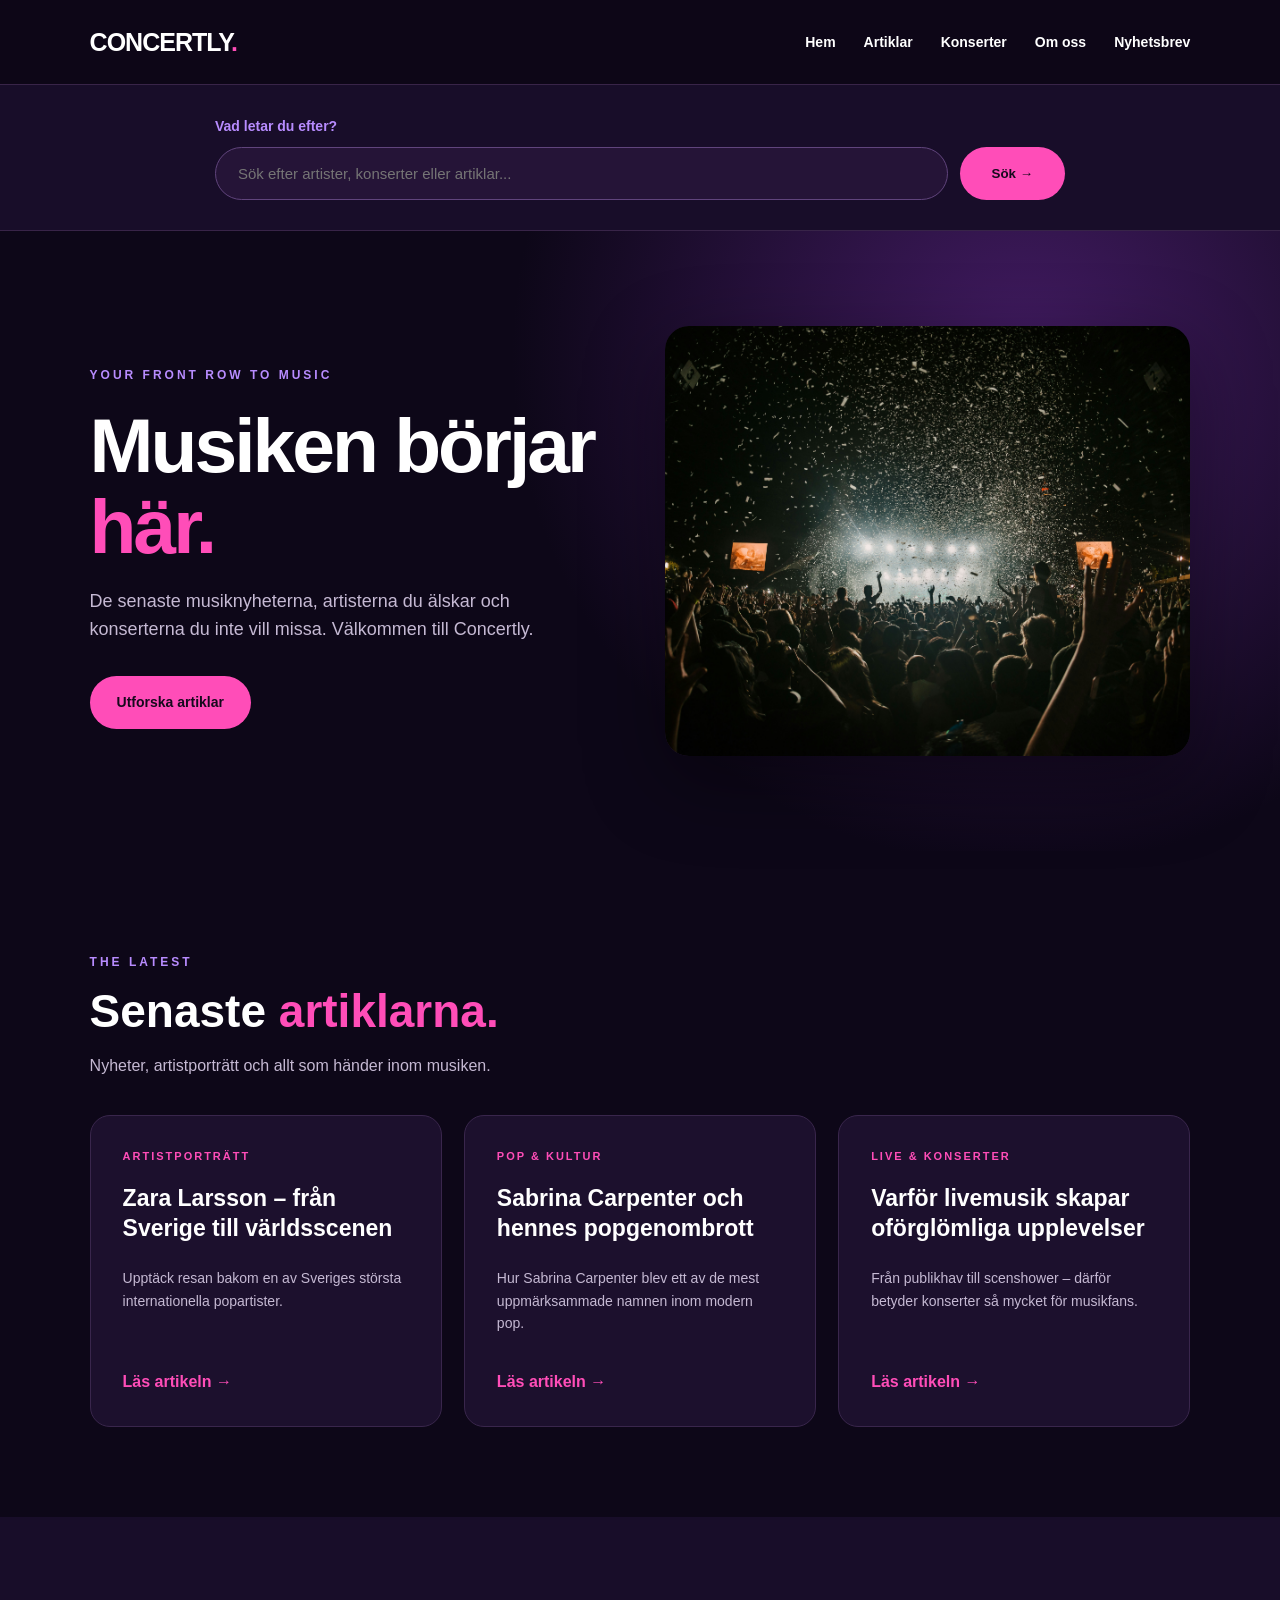
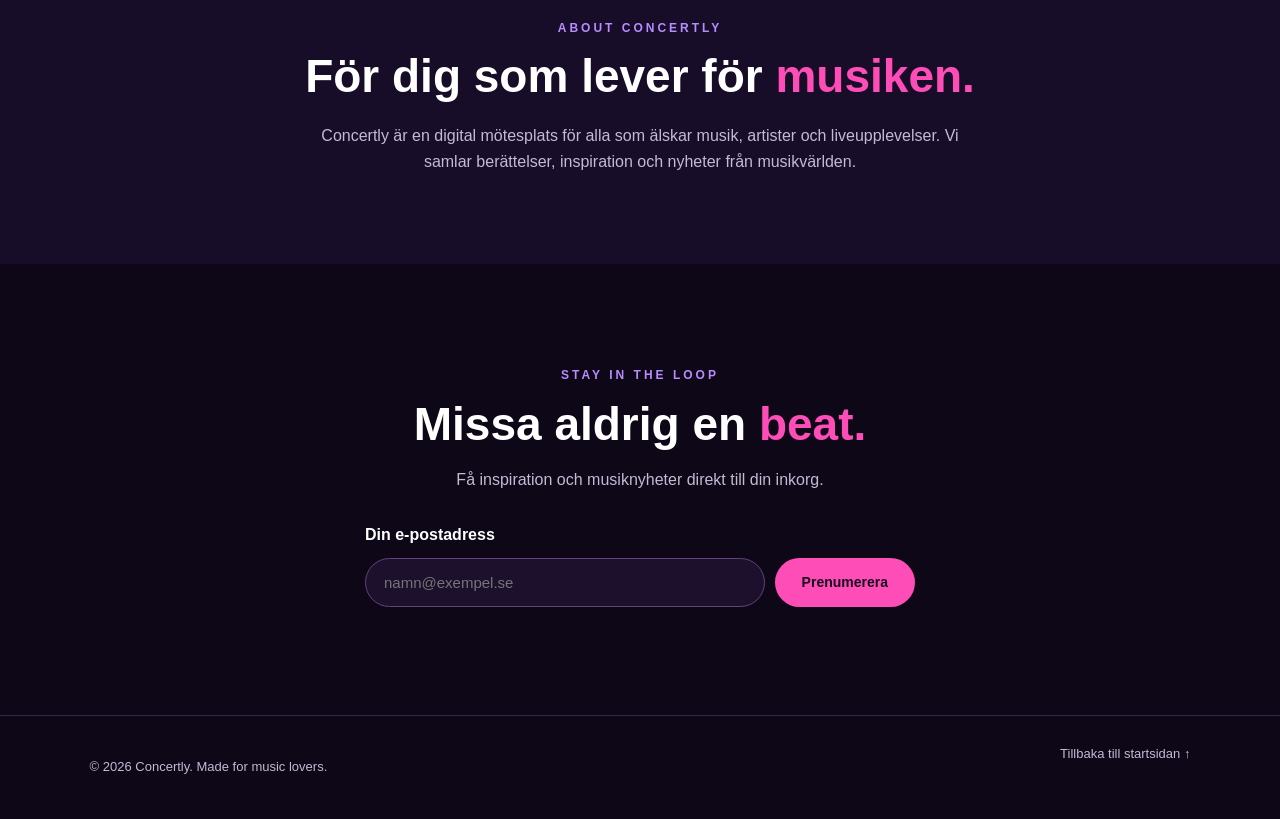
<file: webbplats/index.html>
<!doctype html>
<html lang="sv">
  <head>
    <meta charset="UTF-8" />
    <meta name="viewport" content="width=device-width, initial-scale=1.0" />
    <!-- Sidans titel och beskrivning för sökmotorer -->
    <title>Concertly – Musiknyheter, artister och konserter</title>
    <meta
      name="description"
      content="Upptäck de senaste musiknyheterna, inspirerande artistporträtt och spännande konserter på Concertly. Din plats för allt inom musik och liveupplevelser."
    />
    <!-- Kopplar startsidan till vår externa CSS -->
    <link rel="stylesheet" href="style.css" />
    <!-- Laddar JavaScript när HTML-sidan är färdig -->
    <script src="script.js" defer></script>
  </head>
  <body>
    <!-- Sidhuvud med logotyp och navigering -->
    <header class="site-header">
      <a href="index.html" class="logo">CONCERTLY<span>.</span></a>
      <nav aria-label="Huvudmeny">
        <a href="index.html">Hem</a>
        <a href="#artiklar">Artiklar</a>
        <a href="konserter.html">Konserter</a>
        <a href="#om-oss">Om oss</a>
        <a href="#nyhetsbrev">Nyhetsbrev</a>
      </nav>
    </header>
    <!-- Sökruta för artister, konserter och artiklar -->
    <section class="search-section" aria-label="Sök på Concertly">
      <form id="search-form" role="search">
        <label for="search-input">Vad letar du efter?</label>
        <div class="search-box">
          <input
            type="search"
            id="search-input"
            placeholder="Sök efter artister, konserter eller artiklar..."
            required
          />
          <button type="submit">Sök →</button>
        </div>
      </form>
      <p id="search-message" role="status" aria-live="polite"></p>
    </section>
    <main>
      <!-- Huvudsektion med sidans viktigaste rubrik -->
      <section class="hero">
        <div class="hero-content">
          <p class="eyebrow">YOUR FRONT ROW TO MUSIC</p>
          <h1>Musiken börjar <span>här.</span></h1>
          <p class="hero-description">
            De senaste musiknyheterna, artisterna du älskar och konserterna du
            inte vill missa. Välkommen till Concertly.
          </p>
          <a href="#artiklar" class="button">Utforska artiklar</a>
        </div>
        <div class="hero-image">
          <img
            src="images/konsert.start.jpg"
            alt="Publik framför en upplyst scen under en konsert"
          />
        </div>
      </section>
      <!-- Artikelkort som senare länkas till våra tre JSON-artiklar -->
      <section id="artiklar" class="articles-section">
        <div class="section-heading">
          <p class="eyebrow">THE LATEST</p>
          <h2>Senaste <span>artiklarna.</span></h2>
          <p>Nyheter, artistporträtt och allt som händer inom musiken.</p>
        </div>
        <div class="article-grid">
          <article class="article-card">
            <div class="card-category">ARTISTPORTRÄTT</div>
            <h3>Zara Larsson – från Sverige till världsscenen</h3>
            <p>
              Upptäck resan bakom en av Sveriges största internationella
              popartister.
            </p>
            <a href="artikel.html?id=zara-larsson">
              Läs artikeln <span aria-hidden="true">→</span>
            </a>
          </article>
          <article class="article-card">
            <div class="card-category">POP & KULTUR</div>
            <h3>Sabrina Carpenter och hennes popgenombrott</h3>
            <p>
              Hur Sabrina Carpenter blev ett av de mest uppmärksammade namnen
              inom modern pop.
            </p>
            <a href="artikel.html?id=sabrina-carpenter">
              Läs artikeln <span aria-hidden="true">→</span>
            </a>
          </article>
          <article class="article-card">
            <div class="card-category">LIVE & KONSERTER</div>
            <h3>Varför livemusik skapar oförglömliga upplevelser</h3>
            <p>
              Från publikhav till scenshower – därför betyder konserter så
              mycket för musikfans.
            </p>
            <a href="artikel.html?id=livemusik">
              Läs artikeln <span aria-hidden="true">→</span>
            </a>
          </article>
        </div>
      </section>
      <!-- Kort presentation av webbplatsen -->
      <section id="om-oss" class="about-section">
        <p class="eyebrow">ABOUT CONCERTLY</p>
        <h2>För dig som lever för <span>musiken.</span></h2>
        <p>
          Concertly är en digital mötesplats för alla som älskar musik, artister
          och liveupplevelser. Vi samlar berättelser, inspiration och nyheter
          från musikvärlden.
        </p>
      </section>
      <!-- Formulär med JavaScript-baserad bekräftelse -->
      <section id="nyhetsbrev" class="newsletter-section">
        <p class="eyebrow">STAY IN THE LOOP</p>
        <h2>Missa aldrig en <span>beat.</span></h2>
        <p>Få inspiration och musiknyheter direkt till din inkorg.</p>
        <form id="newsletter-form">
          <label for="email">Din e-postadress</label>
          <div class="form-row">
            <input
              type="email"
              id="email"
              name="email"
              placeholder="namn@exempel.se"
              required
            />
            <button type="submit">Prenumerera</button>
          </div>
        </form>
        <div id="form-message" role="status" aria-live="polite"></div>
      </section>
    </main>
    <!-- Sidfot med webbplatsens namn -->
    <footer class="site-footer">
      <p>© 2026 Concertly. Made for music lovers.</p>
      <a href="index.html">Tillbaka till startsidan ↑</a>
    </footer>
  </body>
</html>
</file>
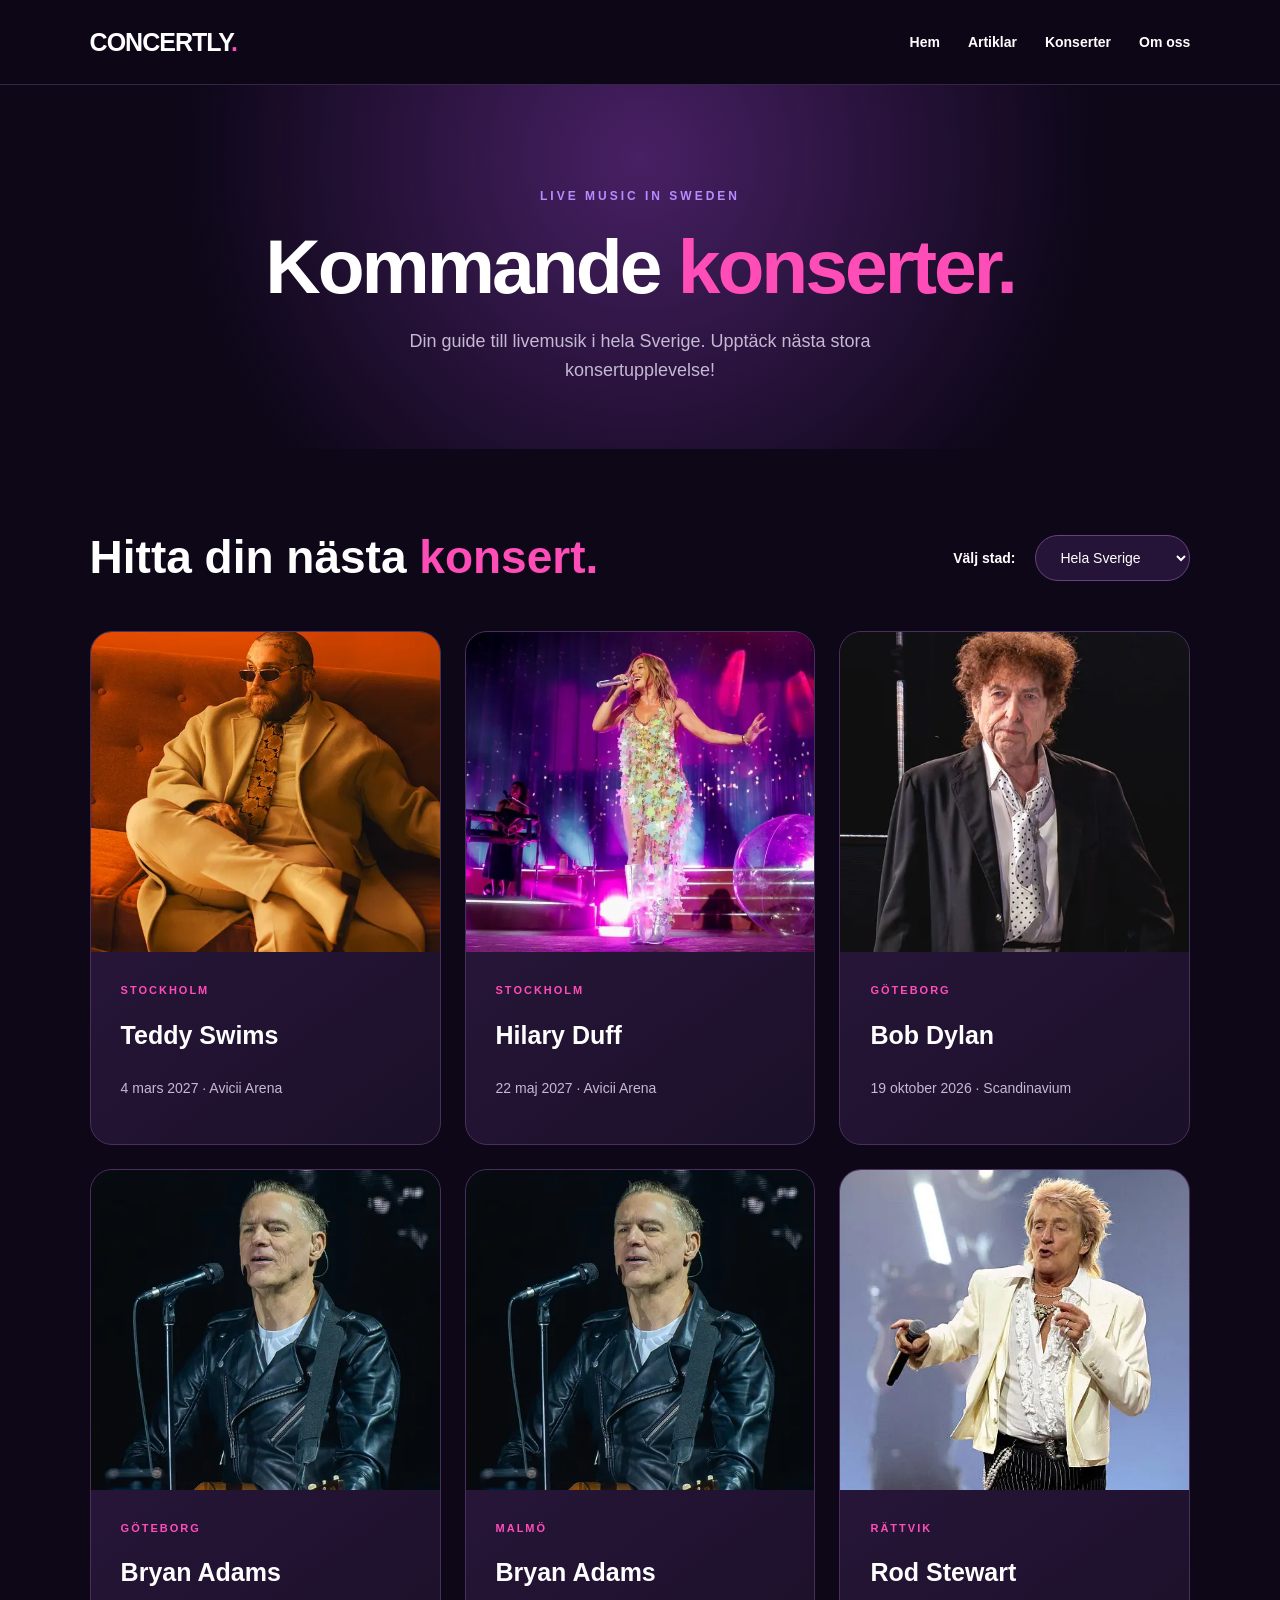
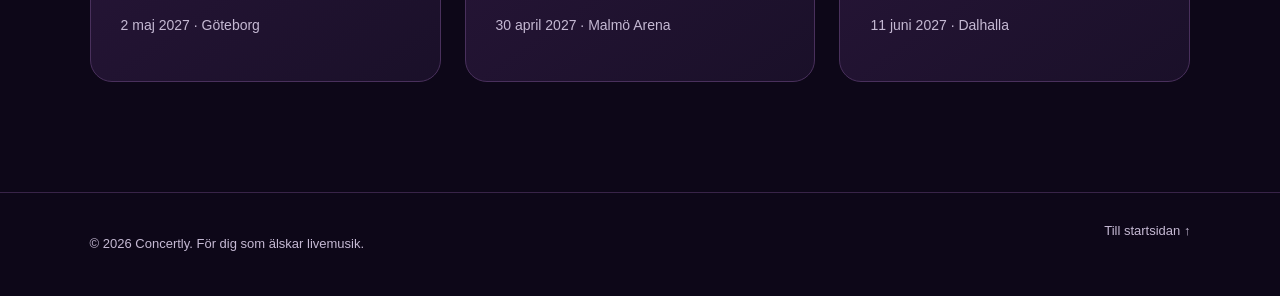
<file: webbplats/konserter.html>
<!doctype html>
<html lang="sv">
  <head>
    <meta charset="UTF-8" />
    <meta name="viewport" content="width=device-width, initial-scale=1.0" />
    <meta
      name="description"
      content="Upptäck kommande konserter i Sverige med Concertly. Hitta artister, städer, arenor och biljettinformation."
    />
    <title>Kommande konserter i Sverige | Concertly</title>
    <link rel="stylesheet" href="style.css" />
  </head>
  <body>
    <!-- Navigering för Concertly -->
    <header class="site-header">
      <a href="index.html" class="logo">CONCERTLY<span>.</span></a>
      <nav aria-label="Huvudmeny">
        <a href="index.html">Hem</a>
        <a href="index.html#artiklar">Artiklar</a>
        <a href="konserter.html" aria-current="page">Konserter</a>
        <a href="index.html#om-oss">Om oss</a>
      </nav>
    </header>
    <main>
      <!-- Introduktion till konsertsidan -->
      <section class="concert-intro">
        <p class="eyebrow">LIVE MUSIC IN SWEDEN</p>
        <h1>Kommande <span>konserter.</span></h1>
        <p>
          Din guide till livemusik i hela Sverige. Upptäck nästa stora
          konsertupplevelse!
        </p>
      </section>
      <!-- Besökaren kan filtrera konserterna efter stad -->
      <section class="concert-section" aria-labelledby="concert-heading">
        <div class="concert-top">
          <h2 id="concert-heading">Hitta din nästa <span>konsert.</span></h2>
          <label for="city-filter">Välj stad:</label>
          <select id="city-filter">
            <option value="alla">Hela Sverige</option>
            <option value="stockholm">Stockholm</option>
            <option value="goteborg">Göteborg</option>
            <option value="malmo">Malmö</option>
            <option value="ovrigt">Övriga Sverige</option>
          </select>
        </div>

        <div class="concert-grid" id="concert-grid">
          <!-- Stockholm: två internationella artister -->
          <article class="concert-card" data-city="stockholm">
            <img
              src="images/teddy-swims.jpg"
              alt="Teddy Swims"
              class="concert-image"
            />
            <div class="concert-card-content">
              <span class="card-category">STOCKHOLM</span>
              <h3>Teddy Swims</h3>
              <p>4 mars 2027 · Avicii Arena</p>
            </div>
          </article>
          <article class="concert-card" data-city="stockholm">
            <img
              src="images/hilary-duff.jpg"
              alt="Hilary Duff"
              class="concert-image"
            />
            <div class="concert-card-content">
              <span class="card-category">STOCKHOLM</span>
              <h3>Hilary Duff</h3>
              <p>22 maj 2027 · Avicii Arena</p>
            </div>
          </article>
          <!-- Göteborg: två konsertkort -->
          <article class="concert-card" data-city="goteborg">
            <img
              src="images/bob-dylan.jpg"
              alt="Bob Dylan"
              class="concert-image"
            />
            <div class="concert-card-content">
              <span class="card-category">GÖTEBORG</span>
              <h3>Bob Dylan</h3>
              <p>19 oktober 2026 · Scandinavium</p>
            </div>
          </article>
          <article class="concert-card" data-city="goteborg">
            <img
              src="images/bryan-adams.jpg"
              alt="Bryan Adams"
              class="concert-image"
            />
            <div class="concert-card-content">
              <span class="card-category">GÖTEBORG</span>
              <h3>Bryan Adams</h3>
              <p>2 maj 2027 · Göteborg</p>
            </div>
          </article>
          <!-- Malmö: ett konsertkort -->
          <article class="concert-card" data-city="malmo">
            <img
              src="images/bryan-adams.jpg"
              alt="Bryan Adams"
              class="concert-image"
            />
            <div class="concert-card-content">
              <span class="card-category">MALMÖ</span>
              <h3>Bryan Adams</h3>
              <p>30 april 2027 · Malmö Arena</p>
            </div>
          </article>
          <!-- Övriga Sverige: Dalhalla i Rättvik -->
          <article class="concert-card" data-city="ovrigt">
            <img
              src="images/rod-stewart.jpg"
              alt="Rod Stewart"
              class="concert-image"
            />
            <div class="concert-card-content">
              <span class="card-category">RÄTTVIK</span>
              <h3>Rod Stewart</h3>
              <p>11 juni 2027 · Dalhalla</p>
            </div>
          </article>
        </div>
        <p id="no-concerts" hidden>
          Inga konserter visas för den valda staden ännu.
        </p>
      </section>
    </main>
    <!-- Sidfot -->
    <footer class="site-footer">
      <p>© 2026 Concertly. För dig som älskar livemusik.</p>
      <a href="index.html">Till startsidan ↑</a>
    </footer>
    <script src="konserter.js" defer></script>
  </body>
</html>
</file>
<file: webbplats/style.css>
/* Concertly – färger och grunddesign */
:root {
  --background: #0d0718;
  --surface: #1c102d;
  --pink: #ff4db8;
  --purple: #b88cff;
  --white: #ffffff;
  --muted: #c5b9d3;
}
* {
  box-sizing: border-box;
}
html {
  scroll-behavior: smooth;
}
body {
  margin: 0;
  min-width: 1050px;
  background: var(--background);
  color: var(--white);
  font-family: Arial, Helvetica, sans-serif;
  line-height: 1.6;
}
a {
  color: inherit;
  text-decoration: none;
}
img {
  display: block;
  max-width: 100%;
}
/* Sidhuvud och navigering */
.site-header {
  display: flex;
  justify-content: space-between;
  align-items: center;
  gap: 24px;
  padding: 22px 7%;
  background: rgba(13, 7, 24, 0.95);
  border-bottom: 1px solid #382448;
}
.logo {
  font-size: 25px;
  font-weight: 900;
  letter-spacing: -1px;
}
.logo span,
h1 span,
h2 span {
  color: var(--pink);
}
nav {
  display: flex;
  gap: 28px;
}
nav a {
  font-size: 14px;
  font-weight: 600;
}
nav a:hover,
.site-footer a:hover {
  color: var(--pink);
}
/* Startsida med introduktion och konsertbild */
.hero {
  display: grid;
  grid-template-columns: 1fr 1fr;
  align-items: center;
  gap: 50px;
  padding: 90px 7%;
  min-height: 620px;
  background:
    radial-gradient(circle at 80% 20%, #421b62 0%, transparent 45%),
    var(--background);
}
.eyebrow {
  color: var(--purple);
  font-size: 12px;
  font-weight: 800;
  letter-spacing: 3px;
  text-transform: uppercase;
}
h1 {
  font-size: clamp(48px, 6vw, 86px);
  line-height: 1.05;
  letter-spacing: -3px;
  margin: 20px 0;
}
.hero-description {
  max-width: 480px;
  font-size: 18px;
  color: var(--muted);
  margin-bottom: 32px;
}
.button,
.form-row button {
  display: inline-block;
  padding: 15px 27px;
  background: var(--pink);
  color: #16091c;
  border: none;
  border-radius: 30px;
  font-weight: 800;
  font-size: 14px;
  cursor: pointer;
  transition:
    transform 0.2s,
    background 0.2s;
}
.button:hover,
.form-row button:hover {
  background: #ff80ce;
  transform: translateY(-2px);
}
.hero-image {
  overflow: hidden;
  border-radius: 24px;
  background: #2c1940;
  box-shadow: 0 25px 80px #00000066;
}
.hero-image img {
  width: 100%;
  height: 430px;
  object-fit: cover;
}
/* Startsidan – artiklar */
.articles-section {
  padding: 90px 7%;
}
.section-heading {
  margin-bottom: 36px;
}
h2 {
  font-size: 46px;
  line-height: 1.15;
  margin: 12px 0;
}
.section-heading > p:last-child,
.about-section > p:last-child,
.newsletter-section > p:not(.eyebrow) {
  color: var(--muted);
}
.article-grid {
  display: grid;
  grid-template-columns: repeat(3, 1fr);
  gap: 22px;
}
.article-card {
  display: flex;
  flex-direction: column;
  padding: 32px;
  min-height: 310px;
  background: var(--surface);
  border: 1px solid #39264c;
  border-radius: 20px;
  transition:
    transform 0.2s,
    border-color 0.2s;
}
.article-card:hover {
  transform: translateY(-5px);
  border-color: var(--pink);
}
.card-category {
  color: var(--pink);
  font-size: 11px;
  font-weight: 800;
  letter-spacing: 2px;
}
.article-card h3 {
  font-size: 23px;
  line-height: 1.3;
  margin: 18px 0 10px;
}
.article-card p {
  color: var(--muted);
  font-size: 14px;
}
.article-card a {
  margin-top: auto;
  padding-top: 20px;
  color: var(--pink);
  font-weight: 800;
}
.article-card a:hover {
  text-decoration: underline;
}
/* Om oss och nyhetsbrev */
.about-section {
  padding: 90px 7%;
  background: #180d29;
  text-align: center;
}
.about-section > p:last-child {
  max-width: 650px;
  margin: 20px auto 0;
}
.newsletter-section {
  padding: 90px 7%;
  text-align: center;
}
#newsletter-form {
  max-width: 550px;
  margin: 30px auto 0;
  text-align: left;
}
#newsletter-form label {
  display: block;
  margin-bottom: 10px;
  font-weight: 600;
}
.form-row {
  display: flex;
  gap: 10px;
}
.form-row input {
  flex: 1;
  min-width: 0;
  padding: 15px 18px;
  border: 1px solid #60447c;
  border-radius: 30px;
  background: var(--surface);
  color: var(--white);
  font-size: 15px;
}
.form-row input:focus {
  outline: 2px solid var(--pink);
  outline-offset: 2px;
}
#form-message {
  margin-top: 18px;
  color: var(--pink);
  font-weight: 700;
}
/* Sökruta på Concertlys startsida */
.search-section {
  padding: 30px 7%;
  background: #180d29;
  border-bottom: 1px solid #382448;
}
#search-form {
  max-width: 850px;
  margin: 0 auto;
}
#search-form label {
  display: block;
  margin-bottom: 10px;
  font-size: 14px;
  font-weight: 700;
  color: var(--purple);
}
.search-box {
  display: flex;
  gap: 12px;
}
.search-box input {
  flex: 1;
  padding: 17px 22px;
  border: 1px solid #60447c;
  border-radius: 30px;
  background: #251437;
  color: #ffffff;
  font-size: 15px;
}
.search-box input:focus {
  outline: 2px solid var(--pink);
  outline-offset: 2px;
}
.search-box button {
  padding: 15px 32px;
  background: var(--pink);
  color: #16091c;
  border: none;
  border-radius: 30px;
  font-weight: 800;
  cursor: pointer;
}
.search-box button:hover {
  background: #ff80ce;
}
#search-message {
  max-width: 850px;
  margin: 12px auto 0;
  color: var(--pink);
}
#search-message:empty {
  display: none;
}
/* Konsertsidans introduktion */
.concert-intro {
  padding: 90px 7% 65px;
  text-align: center;
  background:
    radial-gradient(circle at 50% 20%, #482064 0%, transparent 65%), #0d0718;
}
.concert-intro h1 {
  margin: 20px auto;
  max-width: 900px;
}
.concert-intro > p:last-child {
  color: var(--muted);
  font-size: 18px;
  max-width: 600px;
  margin: 0 auto;
}
/* Konsertsidans filter och artistkort */
.concert-section {
  padding: 70px 7% 110px;
}
.concert-top {
  display: flex;
  align-items: center;
  gap: 20px;
  margin-bottom: 35px;
}
.concert-top h2 {
  margin-right: auto;
}
.concert-top label {
  font-weight: 700;
  font-size: 14px;
}
#city-filter {
  padding: 13px 20px;
  border: 1px solid #674281;
  border-radius: 30px;
  background: #251437;
  color: #ffffff;
  font-size: 14px;
  cursor: pointer;
}
#city-filter:focus {
  outline: 2px solid var(--pink);
  outline-offset: 3px;
}
.concert-grid {
  display: grid;
  grid-template-columns: repeat(3, 1fr);
  gap: 24px;
}
.concert-card {
  overflow: hidden;
  border: 1px solid #49305c;
  border-radius: 22px;
  background: linear-gradient(145deg, #301942, #1a1029);
  min-height: 270px;
  transition:
    transform 0.2s,
    border-color 0.2s;
}
.concert-card:hover {
  transform: translateY(-5px);
  border-color: var(--pink);
}
.concert-card-content {
  padding: 30px;
}
.concert-card h3 {
  font-size: 25px;
  line-height: 1.25;
  margin: 20px 0 12px;
}
.concert-card p {
  color: var(--muted);
  font-size: 14px;
}
.concert-status {
  display: inline-block;
  margin-top: 18px;
  color: var(--pink);
  font-weight: 700;
  font-size: 13px;
}
#no-concerts {
  color: var(--muted);
  margin-top: 30px;
  text-align: center;
}
.concert-card[hidden] {
  display: none;
}
/* Sidfot */
.site-footer {
  display: flex;
  justify-content: space-between;
  gap: 20px;
  padding: 28px 7%;
  border-top: 1px solid #382448;
  color: var(--muted);
  font-size: 13px;
}
/* Artistbilder med fokus på ansikten */
.concert-image {
  width: 100%;
  height: 320px;
  object-fit: cover;
  object-position: center 20%;
}
.concert-card {
  display: flex;
  flex-direction: column;
}
.concert-card-content {
  display: flex;
  flex-direction: column;
  flex: 1;
}
.concert-status {
  margin-top: auto;
  padding-top: 18px;
}
.concert-status:hover {
  color: #ff80ce;
  text-decoration: underline;
}
</file>
